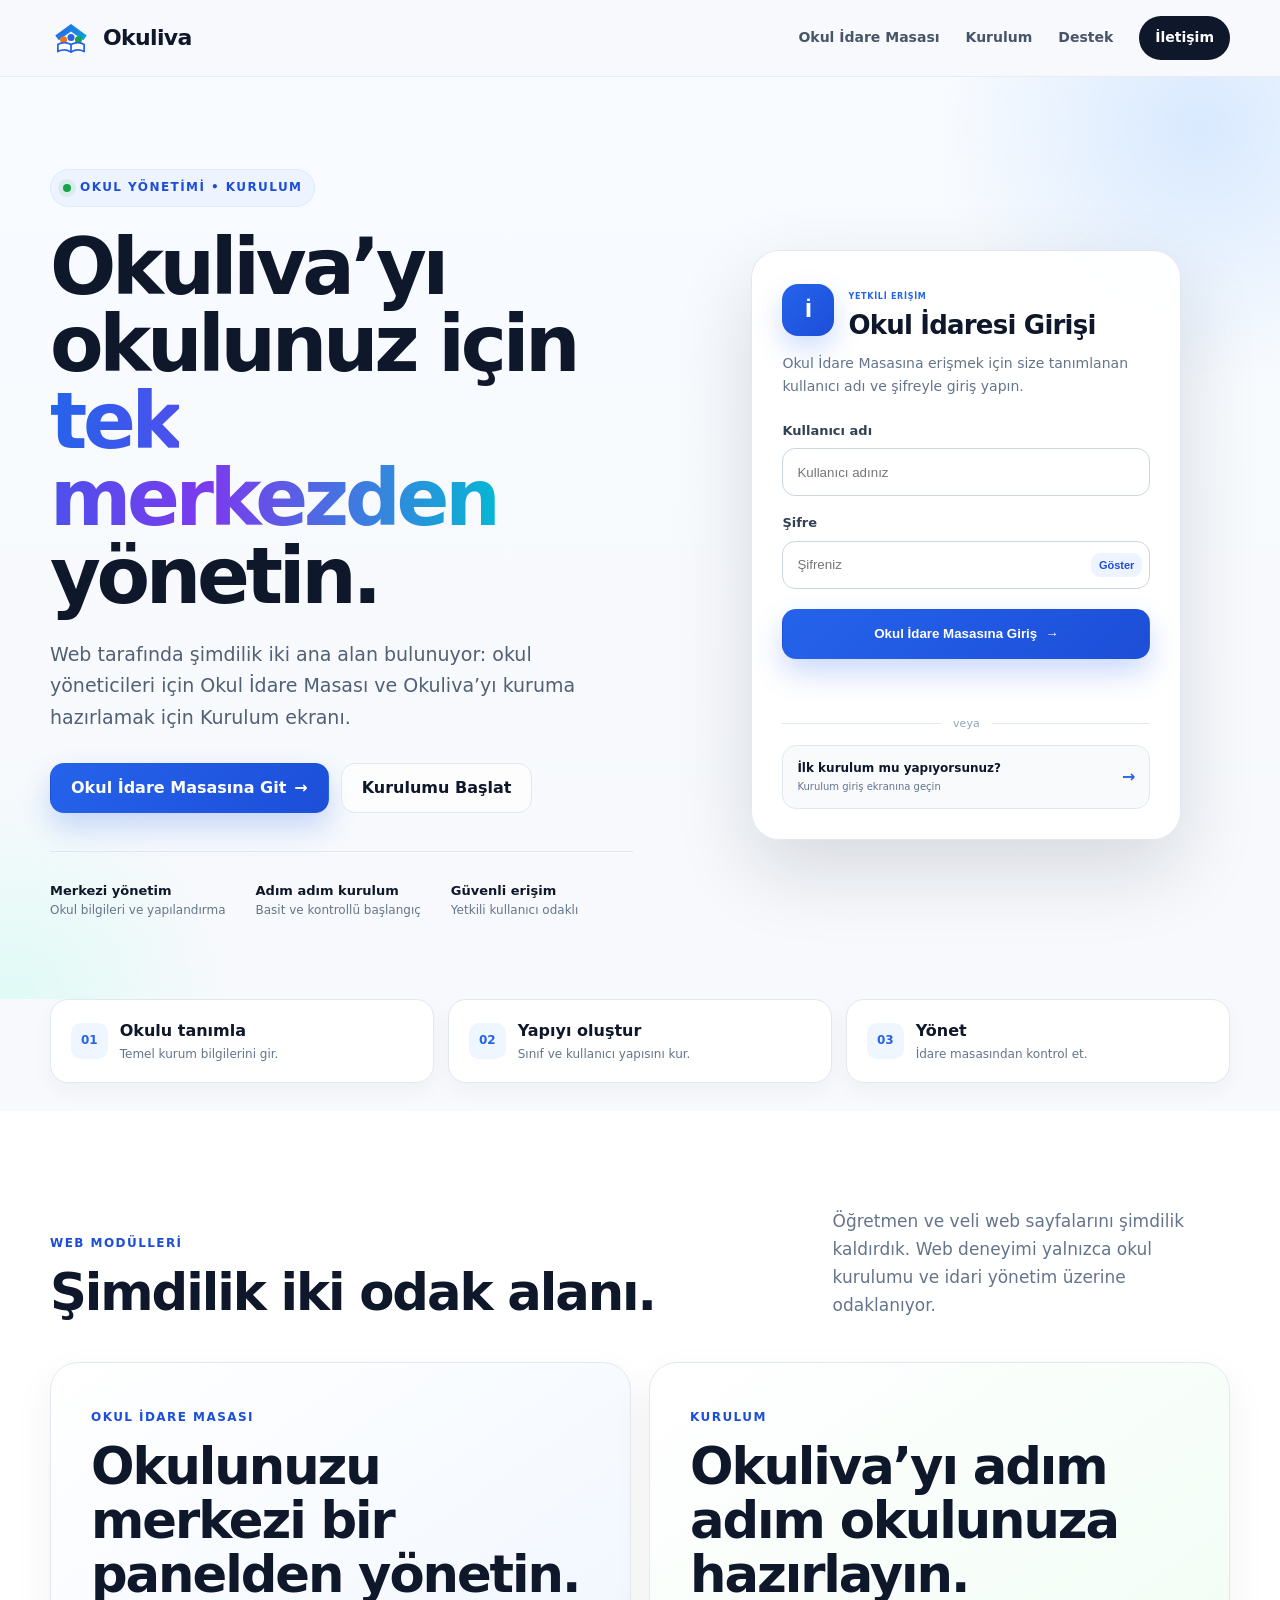
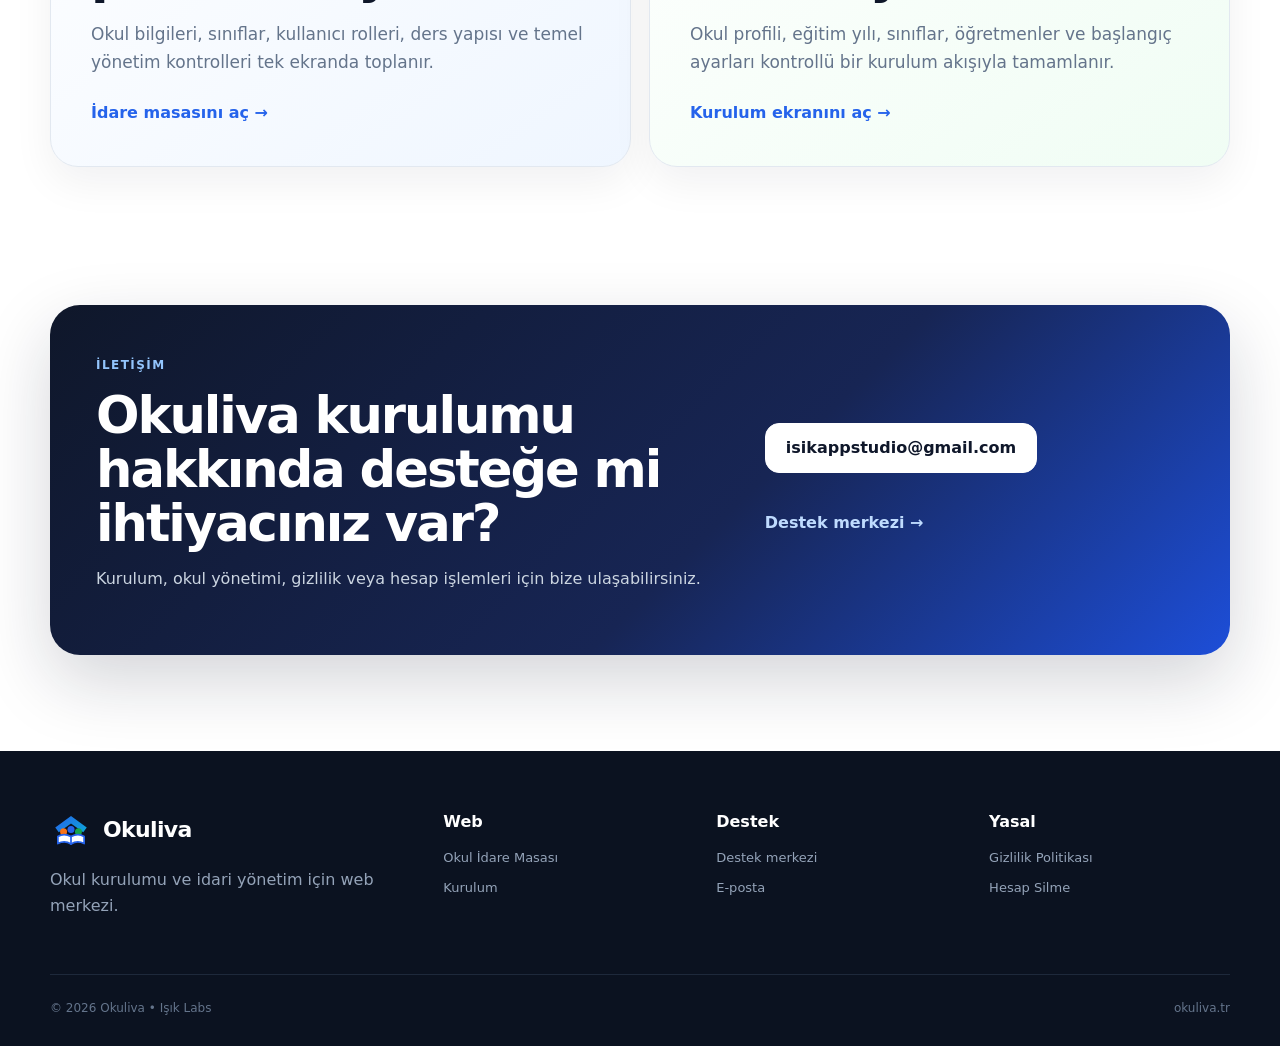
<file: index.html>
<!doctype html>
<html lang="tr">
<head>
  <meta charset="utf-8">
  <meta name="viewport" content="width=device-width,initial-scale=1">
  <meta name="theme-color" content="#2563eb">
  <title>Okuliva — Okul İdare Masası ve Kurulum</title>
  <meta name="description" content="Okuliva web sitesi: Okul İdare Masası ve okul kurulum ekranı.">
  <meta property="og:title" content="Okuliva">
  <meta property="og:description" content="Okul İdare Masası ve okul kurulumu tek yerde.">
  <meta property="og:type" content="website">
  <meta property="og:url" content="https://okuliva.tr/">
  <link rel="icon" href="assets/logo.svg" type="image/svg+xml">
  <link rel="stylesheet" href="styles.css">
</head>
<body>
<header class="site-header" id="top">
  <div class="wrap nav-wrap">
    <a class="brand" href="#top"><img src="assets/logo.svg" alt="Okuliva" class="brand-logo"><span>Okuliva</span></a>
    <button class="menu-btn" aria-label="Menüyü aç" aria-expanded="false" data-menu-button><span></span><span></span><span></span></button>
    <nav class="navlinks" data-menu>
      <a href="okul-idare-masasi/">Okul İdare Masası</a>
      <a href="kurulum/">Kurulum</a>
      <a href="destek/">Destek</a>
      <a href="#iletisim" class="nav-cta">İletişim</a>
    </nav>
  </div>
</header>

<main>
<section class="hero">
  <div class="hero-glow glow-a"></div><div class="hero-glow glow-b"></div>
  <div class="wrap hero-grid">
    <div class="hero-copy reveal">
      <div class="eyebrow"><span class="dot"></span> OKUL YÖNETİMİ • KURULUM</div>
      <h1>Okuliva’yı okulunuz için <span class="gradient-text">tek merkezden</span> yönetin.</h1>
      <p class="hero-lead">Web tarafında şimdilik iki ana alan bulunuyor: okul yöneticileri için Okul İdare Masası ve Okuliva’yı kuruma hazırlamak için Kurulum ekranı.</p>
      <div class="actions">
        <a class="btn primary" href="okul-idare-masasi/">Okul İdare Masasına Git <span>→</span></a>
        <a class="btn ghost" href="kurulum/">Kurulumu Başlat</a>
      </div>
      <div class="hero-trust">
        <div><strong>Merkezi yönetim</strong><span>Okul bilgileri ve yapılandırma</span></div>
        <div><strong>Adım adım kurulum</strong><span>Basit ve kontrollü başlangıç</span></div>
        <div><strong>Güvenli erişim</strong><span>Yetkili kullanıcı odaklı</span></div>
      </div>
    </div>

    <div class="hero-visual reveal delay-1">
      <section class="login-card" aria-labelledby="admin-login-title">
        <div class="login-brand">
          <div class="login-icon">İ</div>
          <div><span class="mini-label">YETKİLİ ERİŞİM</span><h2 id="admin-login-title">Okul İdaresi Girişi</h2></div>
        </div>
        <p class="login-copy">Okul İdare Masasına erişmek için size tanımlanan kullanıcı adı ve şifreyle giriş yapın.</p>
        <form class="login-form" data-login-form data-area="admin" novalidate>
          <label>Kullanıcı adı
            <input name="username" type="text" autocomplete="username" required placeholder="Kullanıcı adınız">
          </label>
          <label>Şifre
            <span class="password-field">
              <input name="password" type="password" autocomplete="current-password" required placeholder="Şifreniz">
              <button class="password-toggle" type="button" aria-label="Şifreyi göster" data-password-toggle>Göster</button>
            </span>
          </label>
          <button class="btn primary login-submit" type="submit">Okul İdare Masasına Giriş <span>→</span></button>
          <p class="form-status" data-form-status aria-live="polite"></p>
        </form>
        <div class="login-divider"><span>veya</span></div>
        <a class="setup-entry" href="kurulum/"><span><b>İlk kurulum mu yapıyorsunuz?</b><small>Kurulum giriş ekranına geçin</small></span><b>→</b></a>
      </section>
    </div>
  </div>
</section>

<section class="quick-strip">
  <div class="wrap quick-grid">
    <div><span>01</span><b>Okulu tanımla</b><small>Temel kurum bilgilerini gir.</small></div>
    <div><span>02</span><b>Yapıyı oluştur</b><small>Sınıf ve kullanıcı yapısını kur.</small></div>
    <div><span>03</span><b>Yönet</b><small>İdare masasından kontrol et.</small></div>
  </div>
</section>

<section class="section white">
  <div class="wrap">
    <div class="section-head reveal">
      <div><span class="section-kicker">WEB MODÜLLERİ</span><h2>Şimdilik iki odak alanı.</h2></div>
      <p>Öğretmen ve veli web sayfalarını şimdilik kaldırdık. Web deneyimi yalnızca okul kurulumu ve idari yönetim üzerine odaklanıyor.</p>
    </div>
    <div class="split-grid">
      <article class="audience-card teacher reveal">
        <span class="section-kicker">OKUL İDARE MASASI</span>
        <h2>Okulunuzu merkezi bir panelden yönetin.</h2>
        <p>Okul bilgileri, sınıflar, kullanıcı rolleri, ders yapısı ve temel yönetim kontrolleri tek ekranda toplanır.</p>
        <a class="text-link" href="okul-idare-masasi/">İdare masasını aç →</a>
      </article>
      <article class="audience-card parent reveal delay-1">
        <span class="section-kicker">KURULUM</span>
        <h2>Okuliva’yı adım adım okulunuza hazırlayın.</h2>
        <p>Okul profili, eğitim yılı, sınıflar, öğretmenler ve başlangıç ayarları kontrollü bir kurulum akışıyla tamamlanır.</p>
        <a class="text-link" href="kurulum/">Kurulum ekranını aç →</a>
      </article>
    </div>
  </div>
</section>

<section id="iletisim" class="section contact-section">
  <div class="wrap contact-card reveal">
    <div><span class="section-kicker light">İLETİŞİM</span><h2>Okuliva kurulumu hakkında desteğe mi ihtiyacınız var?</h2><p>Kurulum, okul yönetimi, gizlilik veya hesap işlemleri için bize ulaşabilirsiniz.</p></div>
    <div class="contact-actions"><a class="btn light-btn" href="mailto:isikappstudio@gmail.com">isikappstudio@gmail.com</a><a class="text-link light-link" href="destek/">Destek merkezi →</a></div>
  </div>
</section>
</main>

<footer class="site-footer">
  <div class="wrap footer-main">
    <div class="footer-brand"><a class="brand" href="#top"><img src="assets/logo.svg" alt="" class="brand-logo"><span>Okuliva</span></a><p>Okul kurulumu ve idari yönetim için web merkezi.</p></div>
    <div class="footer-links"><strong>Web</strong><a href="okul-idare-masasi/">Okul İdare Masası</a><a href="kurulum/">Kurulum</a></div>
    <div class="footer-links"><strong>Destek</strong><a href="destek/">Destek merkezi</a><a href="mailto:isikappstudio@gmail.com">E-posta</a></div>
    <div class="footer-links"><strong>Yasal</strong><a href="gizlilik/">Gizlilik Politikası</a><a href="hesap-silme/">Hesap Silme</a></div>
  </div>
  <div class="wrap footer-bottom"><span>© <span id="year">2026</span> Okuliva • Işık Labs</span><span>okuliva.tr</span></div>
</footer>
<script src="auth-config.js"></script>
<script src="script.js"></script>
</body>
</html>
</file>
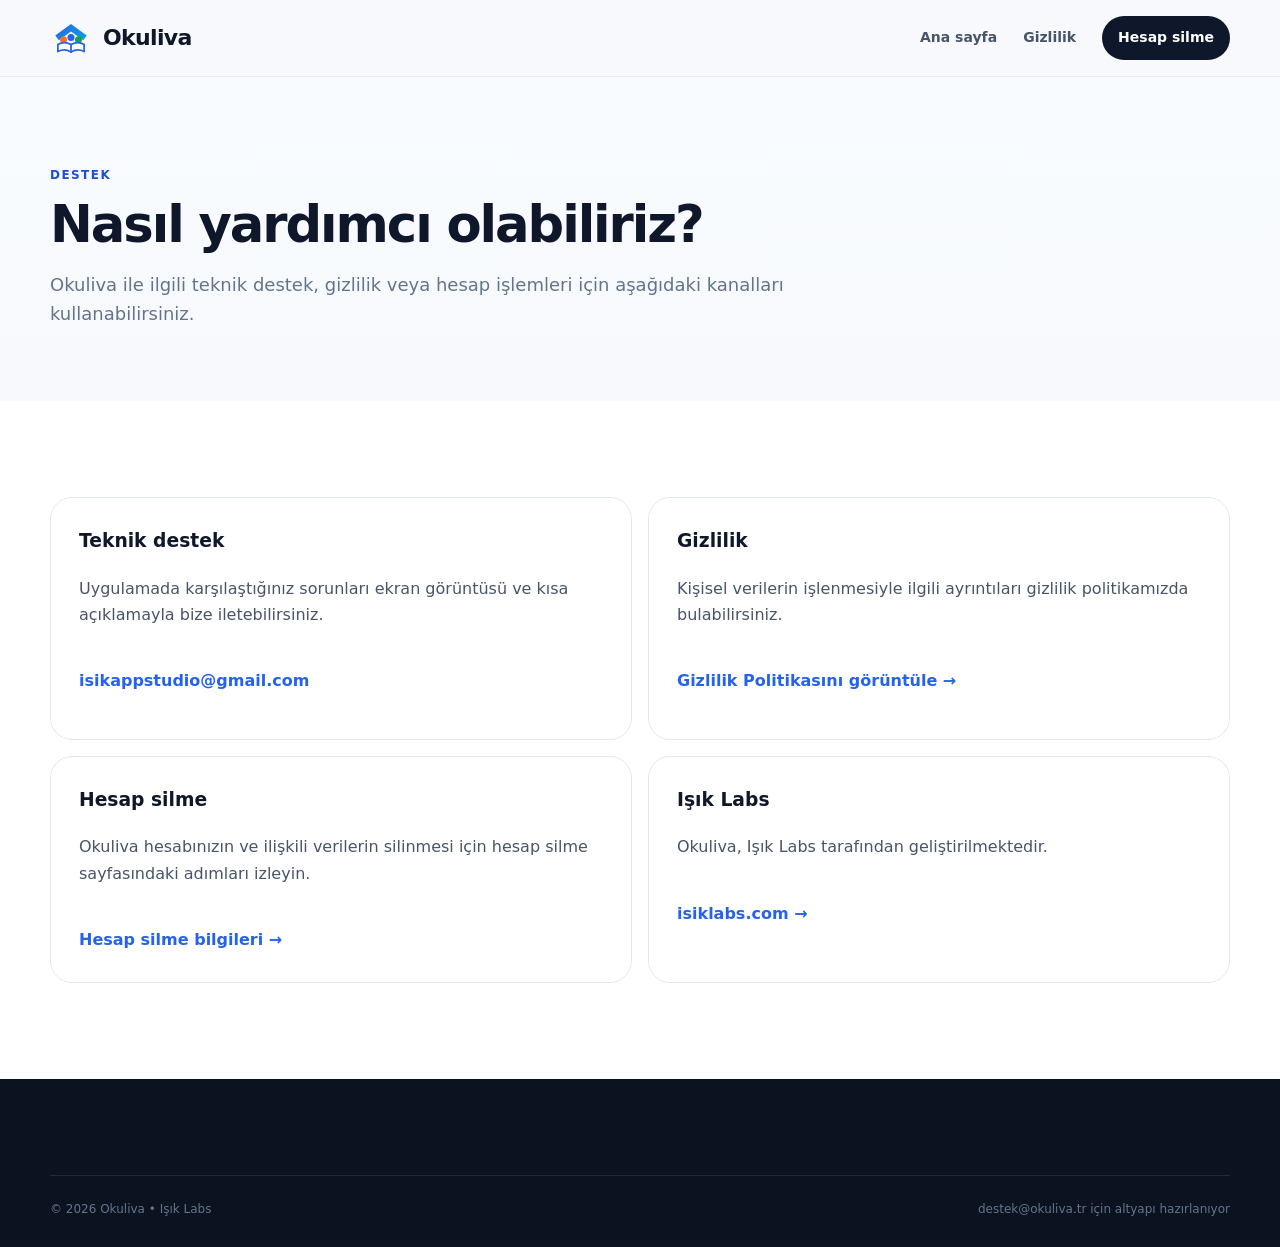
<file: destek/index.html>
<!doctype html><html lang="tr"><head><meta charset="utf-8"><meta name="viewport" content="width=device-width,initial-scale=1"><title>Okuliva Destek</title><meta name="description" content="Okuliva destek, gizlilik ve hesap işlemleri."><link rel="icon" href="../assets/logo.svg" type="image/svg+xml"><link rel="stylesheet" href="../styles.css"></head><body><header class="site-header"><div class="wrap nav-wrap"><a class="brand" href="../"><img src="../assets/logo.svg" class="brand-logo" alt="Okuliva"><span>Okuliva</span></a><nav class="navlinks"><a href="../">Ana sayfa</a><a href="../gizlilik/">Gizlilik</a><a href="../hesap-silme/" class="nav-cta">Hesap silme</a></nav></div></header><main><section class="page-hero"><div class="wrap"><span class="section-kicker">DESTEK</span><h1>Nasıl yardımcı olabiliriz?</h1><p>Okuliva ile ilgili teknik destek, gizlilik veya hesap işlemleri için aşağıdaki kanalları kullanabilirsiniz.</p></div></section><section class="section white"><div class="wrap content-grid"><article class="content-card"><h3>Teknik destek</h3><p>Uygulamada karşılaştığınız sorunları ekran görüntüsü ve kısa açıklamayla bize iletebilirsiniz.</p><p><a class="text-link" href="mailto:isikappstudio@gmail.com?subject=Okuliva%20destek">isikappstudio@gmail.com</a></p></article><article class="content-card"><h3>Gizlilik</h3><p>Kişisel verilerin işlenmesiyle ilgili ayrıntıları gizlilik politikamızda bulabilirsiniz.</p><a class="text-link" href="../gizlilik/">Gizlilik Politikasını görüntüle →</a></article><article class="content-card"><h3>Hesap silme</h3><p>Okuliva hesabınızın ve ilişkili verilerin silinmesi için hesap silme sayfasındaki adımları izleyin.</p><a class="text-link" href="../hesap-silme/">Hesap silme bilgileri →</a></article><article class="content-card"><h3>Işık Labs</h3><p>Okuliva, Işık Labs tarafından geliştirilmektedir.</p><a class="text-link" href="https://isiklabs.com">isiklabs.com →</a></article></div></section></main><footer class="site-footer"><div class="wrap footer-bottom"><span>© 2026 Okuliva • Işık Labs</span><span>destek@okuliva.tr için altyapı hazırlanıyor</span></div></footer></body></html>
</file>
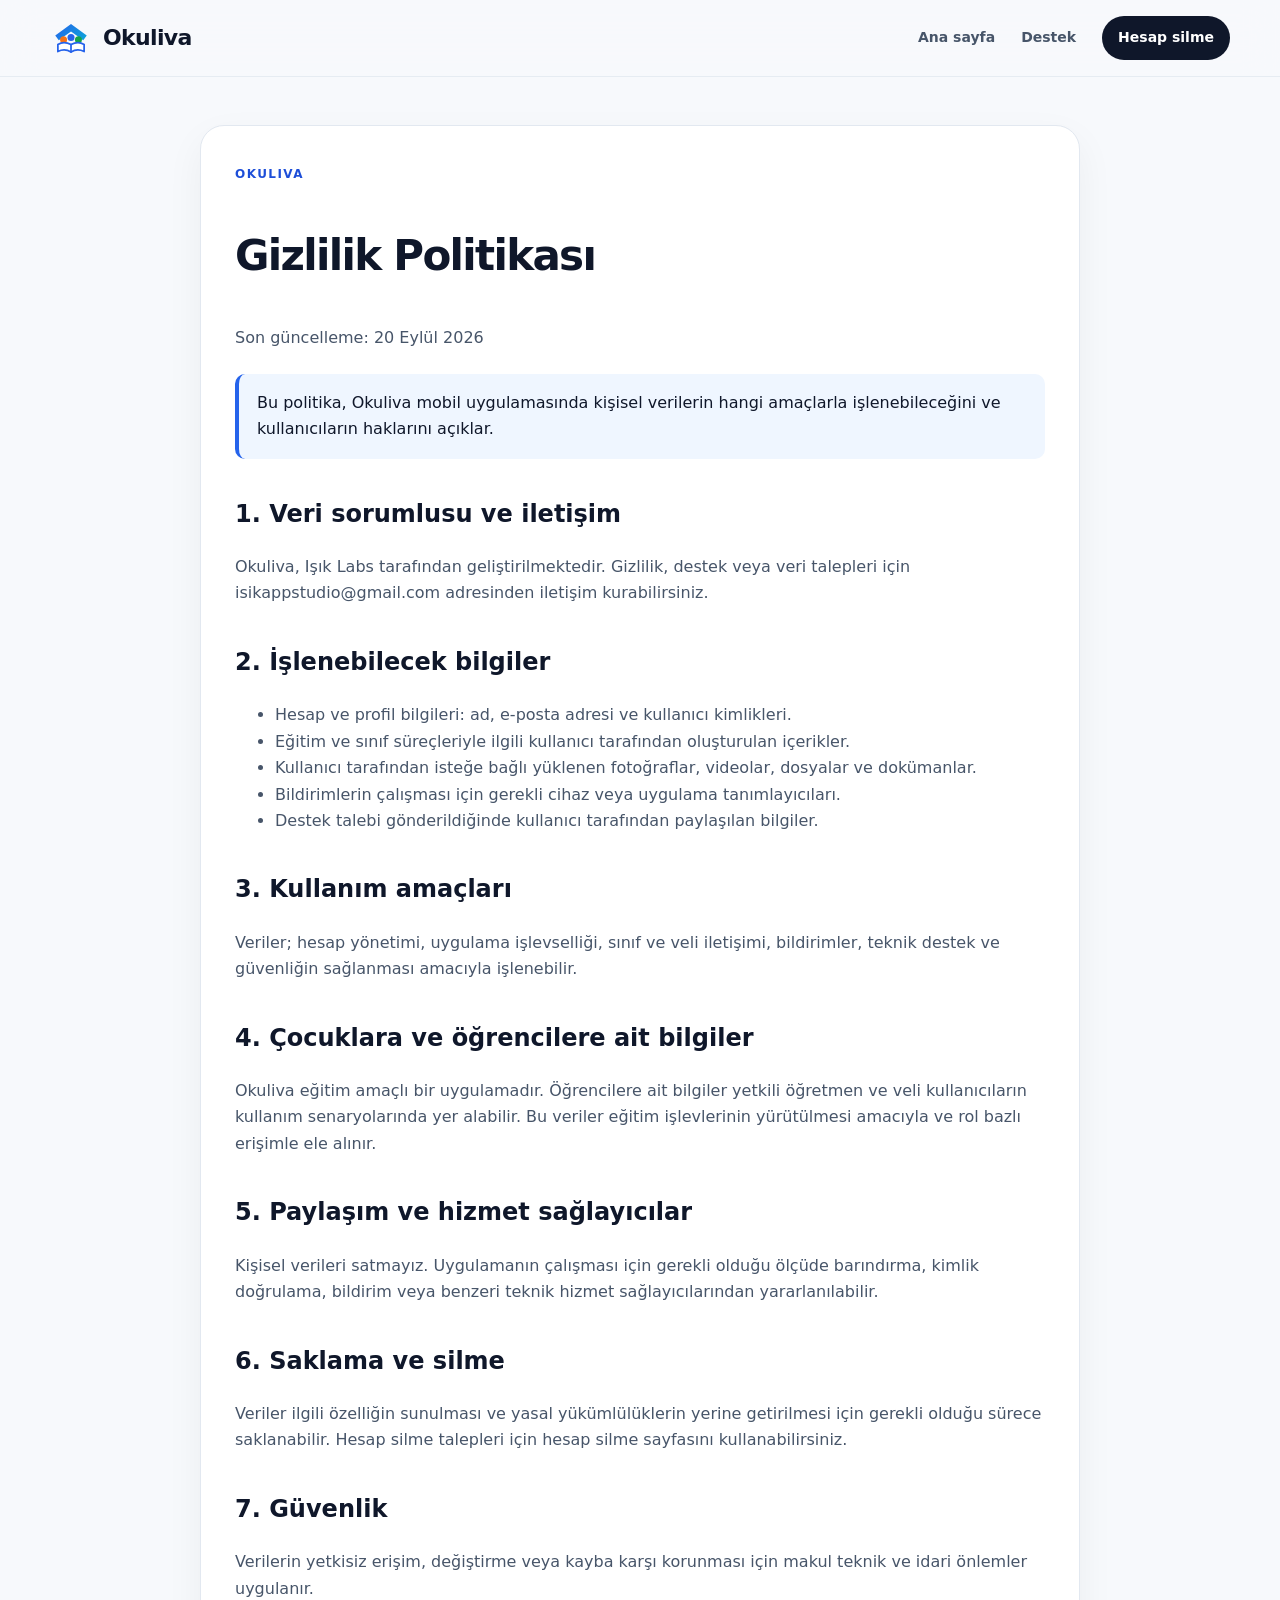
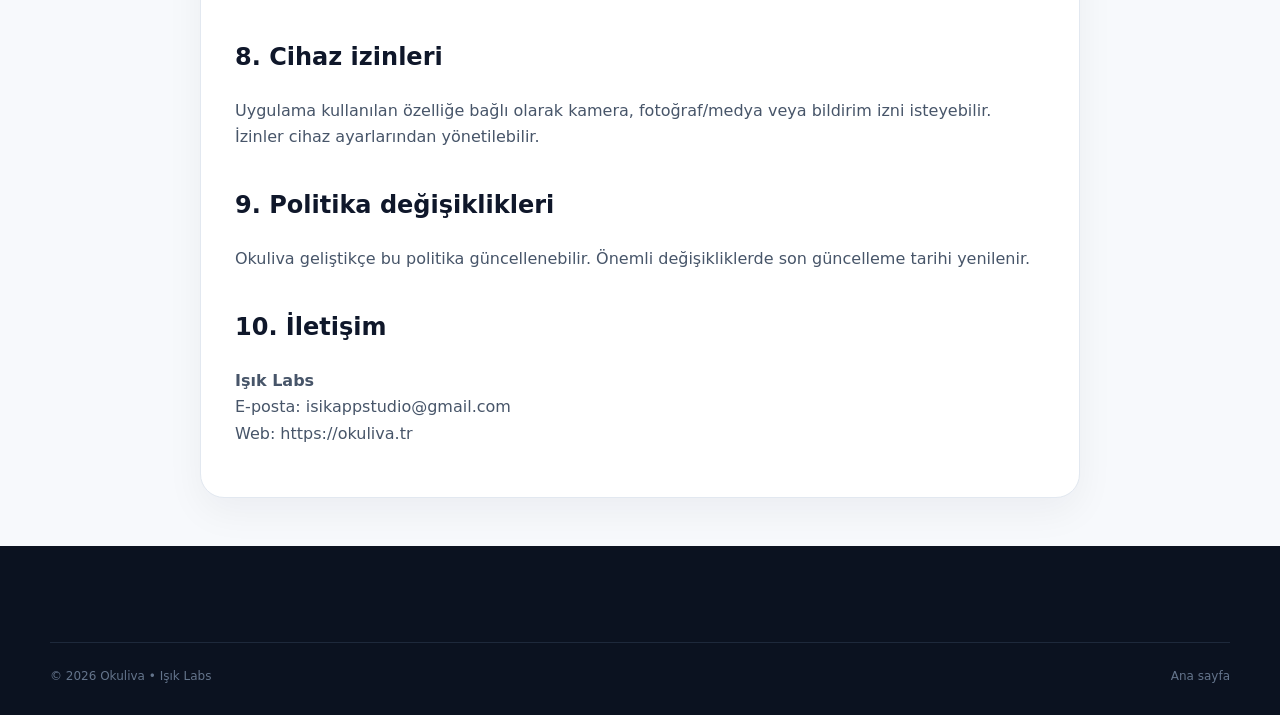
<file: gizlilik/index.html>
<!doctype html><html lang="tr"><head><meta charset="utf-8"><meta name="viewport" content="width=device-width,initial-scale=1"><title>Okuliva Gizlilik Politikası</title><meta name="description" content="Okuliva gizlilik politikası."><link rel="icon" href="../assets/logo.svg" type="image/svg+xml"><link rel="stylesheet" href="../styles.css"></head><body><header class="site-header"><div class="wrap nav-wrap"><a class="brand" href="../"><img src="../assets/logo.svg" class="brand-logo" alt="Okuliva"><span>Okuliva</span></a><nav class="navlinks"><a href="../">Ana sayfa</a><a href="../destek/">Destek</a><a href="../hesap-silme/" class="nav-cta">Hesap silme</a></nav></div></header><main class="wrap"><article class="policy"><span class="section-kicker">OKULIVA</span><h1>Gizlilik Politikası</h1><p class="muted">Son güncelleme: 20 Eylül 2026</p><div class="notice">Bu politika, Okuliva mobil uygulamasında kişisel verilerin hangi amaçlarla işlenebileceğini ve kullanıcıların haklarını açıklar.</div><h2>1. Veri sorumlusu ve iletişim</h2><p>Okuliva, Işık Labs tarafından geliştirilmektedir. Gizlilik, destek veya veri talepleri için <a href="mailto:isikappstudio@gmail.com">isikappstudio@gmail.com</a> adresinden iletişim kurabilirsiniz.</p><h2>2. İşlenebilecek bilgiler</h2><ul><li>Hesap ve profil bilgileri: ad, e-posta adresi ve kullanıcı kimlikleri.</li><li>Eğitim ve sınıf süreçleriyle ilgili kullanıcı tarafından oluşturulan içerikler.</li><li>Kullanıcı tarafından isteğe bağlı yüklenen fotoğraflar, videolar, dosyalar ve dokümanlar.</li><li>Bildirimlerin çalışması için gerekli cihaz veya uygulama tanımlayıcıları.</li><li>Destek talebi gönderildiğinde kullanıcı tarafından paylaşılan bilgiler.</li></ul><h2>3. Kullanım amaçları</h2><p>Veriler; hesap yönetimi, uygulama işlevselliği, sınıf ve veli iletişimi, bildirimler, teknik destek ve güvenliğin sağlanması amacıyla işlenebilir.</p><h2>4. Çocuklara ve öğrencilere ait bilgiler</h2><p>Okuliva eğitim amaçlı bir uygulamadır. Öğrencilere ait bilgiler yetkili öğretmen ve veli kullanıcıların kullanım senaryolarında yer alabilir. Bu veriler eğitim işlevlerinin yürütülmesi amacıyla ve rol bazlı erişimle ele alınır.</p><h2>5. Paylaşım ve hizmet sağlayıcılar</h2><p>Kişisel verileri satmayız. Uygulamanın çalışması için gerekli olduğu ölçüde barındırma, kimlik doğrulama, bildirim veya benzeri teknik hizmet sağlayıcılarından yararlanılabilir.</p><h2>6. Saklama ve silme</h2><p>Veriler ilgili özelliğin sunulması ve yasal yükümlülüklerin yerine getirilmesi için gerekli olduğu sürece saklanabilir. Hesap silme talepleri için <a href="../hesap-silme/">hesap silme sayfasını</a> kullanabilirsiniz.</p><h2>7. Güvenlik</h2><p>Verilerin yetkisiz erişim, değiştirme veya kayba karşı korunması için makul teknik ve idari önlemler uygulanır.</p><h2>8. Cihaz izinleri</h2><p>Uygulama kullanılan özelliğe bağlı olarak kamera, fotoğraf/medya veya bildirim izni isteyebilir. İzinler cihaz ayarlarından yönetilebilir.</p><h2>9. Politika değişiklikleri</h2><p>Okuliva geliştikçe bu politika güncellenebilir. Önemli değişikliklerde son güncelleme tarihi yenilenir.</p><h2>10. İletişim</h2><p><strong>Işık Labs</strong><br>E-posta: <a href="mailto:isikappstudio@gmail.com">isikappstudio@gmail.com</a><br>Web: <a href="https://okuliva.tr">https://okuliva.tr</a></p></article></main><footer class="site-footer"><div class="wrap footer-bottom"><span>© 2026 Okuliva • Işık Labs</span><a href="../">Ana sayfa</a></div></footer></body></html>
</file>
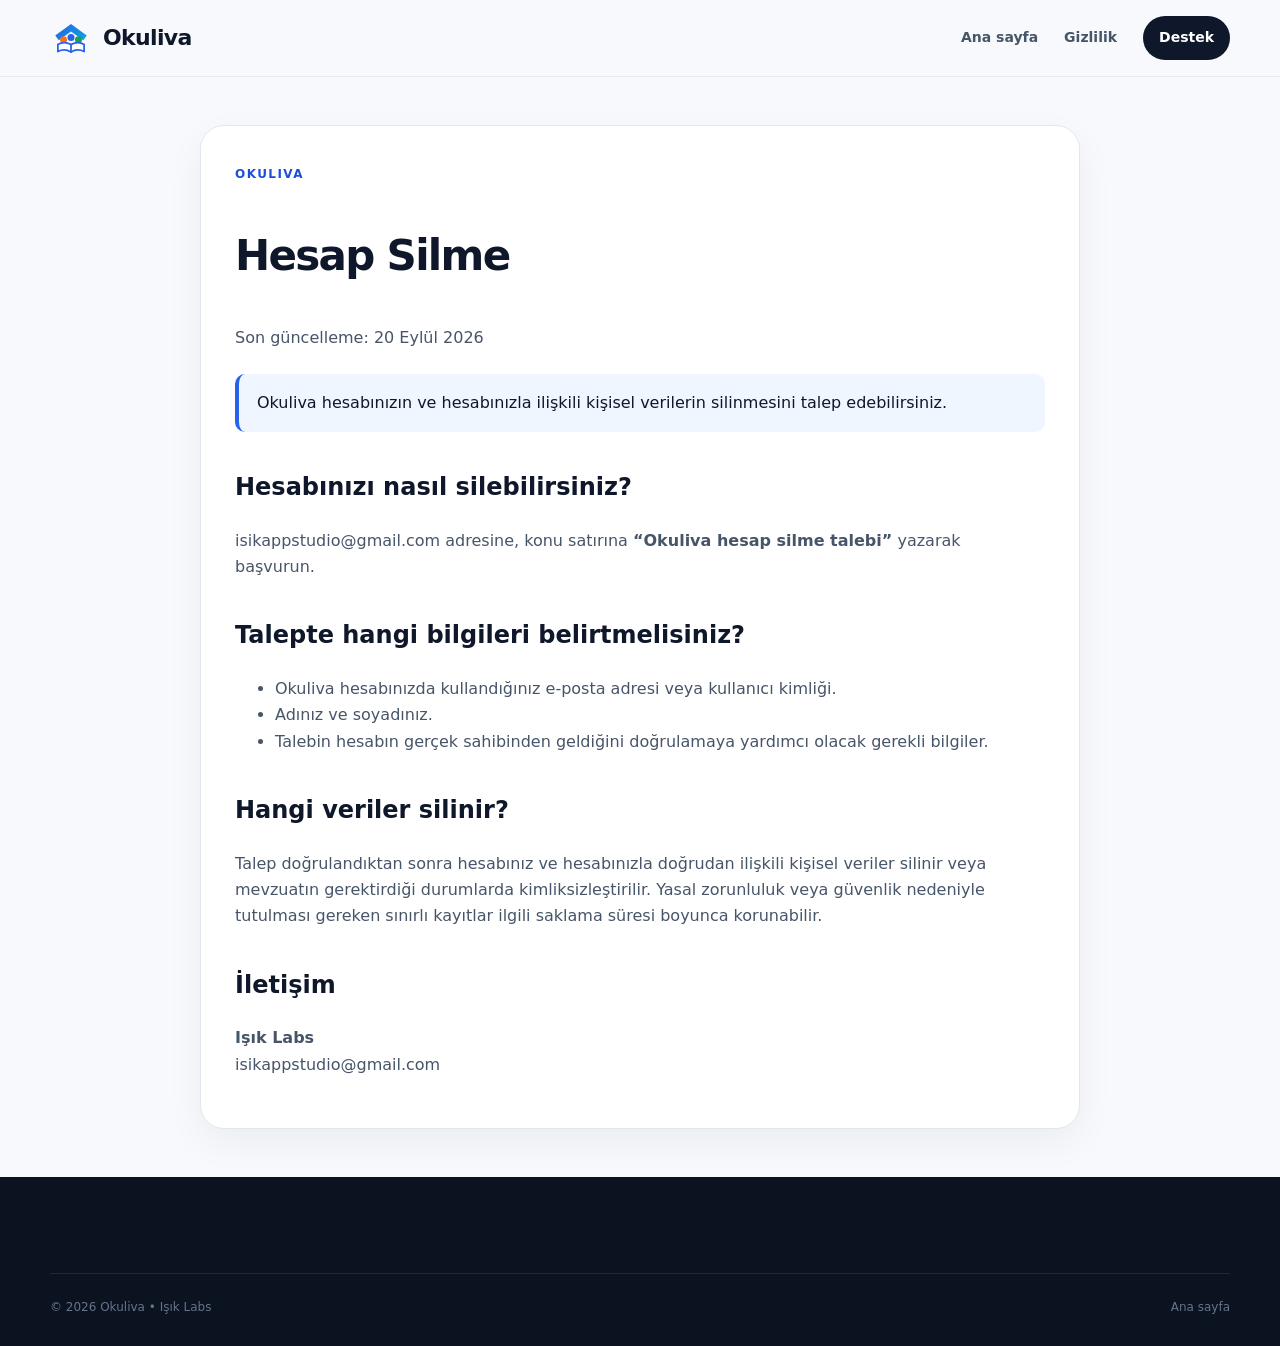
<file: hesap-silme/index.html>
<!doctype html><html lang="tr"><head><meta charset="utf-8"><meta name="viewport" content="width=device-width,initial-scale=1"><title>Okuliva Hesap Silme</title><meta name="description" content="Okuliva hesap silme talebi bilgileri."><link rel="icon" href="../assets/logo.svg" type="image/svg+xml"><link rel="stylesheet" href="../styles.css"></head><body><header class="site-header"><div class="wrap nav-wrap"><a class="brand" href="../"><img src="../assets/logo.svg" class="brand-logo" alt="Okuliva"><span>Okuliva</span></a><nav class="navlinks"><a href="../">Ana sayfa</a><a href="../gizlilik/">Gizlilik</a><a href="../destek/" class="nav-cta">Destek</a></nav></div></header><main class="wrap"><article class="policy"><span class="section-kicker">OKULIVA</span><h1>Hesap Silme</h1><p class="muted">Son güncelleme: 20 Eylül 2026</p><div class="notice">Okuliva hesabınızın ve hesabınızla ilişkili kişisel verilerin silinmesini talep edebilirsiniz.</div><h2>Hesabınızı nasıl silebilirsiniz?</h2><p><a href="mailto:isikappstudio@gmail.com?subject=Okuliva%20hesap%20silme%20talebi">isikappstudio@gmail.com</a> adresine, konu satırına <strong>“Okuliva hesap silme talebi”</strong> yazarak başvurun.</p><h2>Talepte hangi bilgileri belirtmelisiniz?</h2><ul><li>Okuliva hesabınızda kullandığınız e-posta adresi veya kullanıcı kimliği.</li><li>Adınız ve soyadınız.</li><li>Talebin hesabın gerçek sahibinden geldiğini doğrulamaya yardımcı olacak gerekli bilgiler.</li></ul><h2>Hangi veriler silinir?</h2><p>Talep doğrulandıktan sonra hesabınız ve hesabınızla doğrudan ilişkili kişisel veriler silinir veya mevzuatın gerektirdiği durumlarda kimliksizleştirilir. Yasal zorunluluk veya güvenlik nedeniyle tutulması gereken sınırlı kayıtlar ilgili saklama süresi boyunca korunabilir.</p><h2>İletişim</h2><p><strong>Işık Labs</strong><br><a href="mailto:isikappstudio@gmail.com">isikappstudio@gmail.com</a></p></article></main><footer class="site-footer"><div class="wrap footer-bottom"><span>© 2026 Okuliva • Işık Labs</span><a href="../">Ana sayfa</a></div></footer></body></html>
</file>
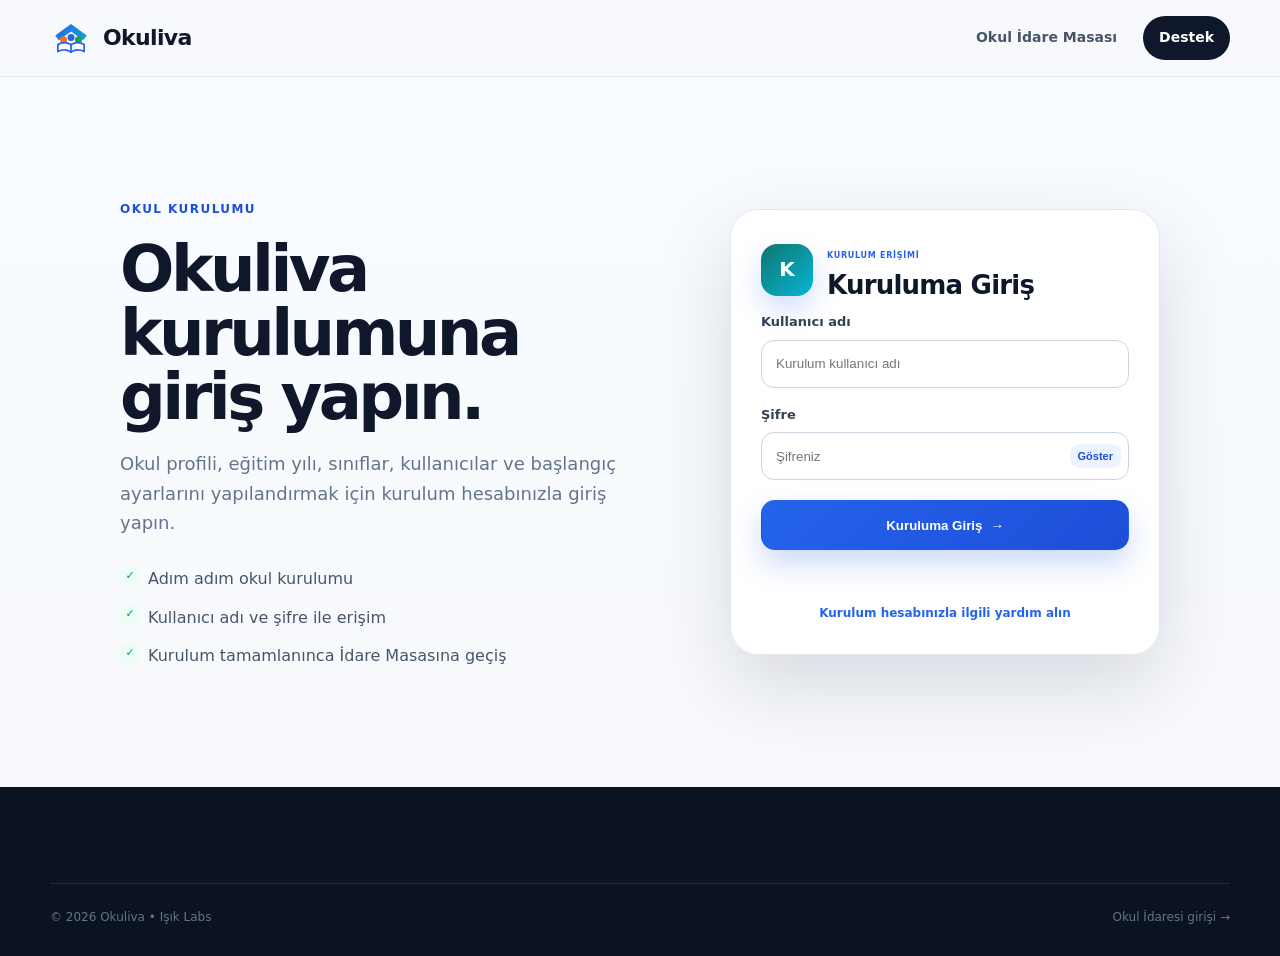
<file: kurulum/index.html>
<!doctype html>
<html lang="tr">
<head>
  <meta charset="utf-8"><meta name="viewport" content="width=device-width,initial-scale=1">
  <title>Kurulum Girişi | Okuliva</title>
  <meta name="description" content="Okuliva okul kurulumu için yetkili giriş ekranı.">
  <link rel="icon" href="../assets/logo.svg" type="image/svg+xml"><link rel="stylesheet" href="../styles.css">
</head>
<body class="auth-page">
<header class="site-header"><div class="wrap nav-wrap"><a class="brand" href="../"><img src="../assets/logo.svg" class="brand-logo" alt="Okuliva"><span>Okuliva</span></a><nav class="navlinks"><a href="../okul-idare-masasi/">Okul İdare Masası</a><a href="../destek/" class="nav-cta">Destek</a></nav></div></header>
<main class="auth-main">
  <div class="auth-shell">
    <div class="auth-intro">
      <span class="section-kicker">OKUL KURULUMU</span>
      <h1>Okuliva kurulumuna giriş yapın.</h1>
      <p>Okul profili, eğitim yılı, sınıflar, kullanıcılar ve başlangıç ayarlarını yapılandırmak için kurulum hesabınızla giriş yapın.</p>
      <ul class="auth-points"><li>Adım adım okul kurulumu</li><li>Kullanıcı adı ve şifre ile erişim</li><li>Kurulum tamamlanınca İdare Masasına geçiş</li></ul>
    </div>
    <section class="login-card auth-card" aria-labelledby="setup-title">
      <div class="login-brand"><div class="login-icon setup-icon">K</div><div><span class="mini-label">KURULUM ERİŞİMİ</span><h2 id="setup-title">Kuruluma Giriş</h2></div></div>
      <form class="login-form" data-login-form data-area="setup" novalidate>
        <label>Kullanıcı adı<input name="username" type="text" autocomplete="username" required placeholder="Kurulum kullanıcı adı"></label>
        <label>Şifre<span class="password-field"><input name="password" type="password" autocomplete="current-password" required placeholder="Şifreniz"><button class="password-toggle" type="button" data-password-toggle>Göster</button></span></label>
        <button class="btn primary login-submit" type="submit">Kuruluma Giriş <span>→</span></button>
        <p class="form-status" data-form-status aria-live="polite"></p>
      </form>
      <a class="support-link" href="../destek/">Kurulum hesabınızla ilgili yardım alın</a>
    </section>
  </div>
</main>
<footer class="site-footer"><div class="wrap footer-bottom"><span>© 2026 Okuliva • Işık Labs</span><a href="../okul-idare-masasi/">Okul İdaresi girişi →</a></div></footer>
<script src="../auth-config.js"></script>
<script src="../script.js"></script></body></html>
</file>
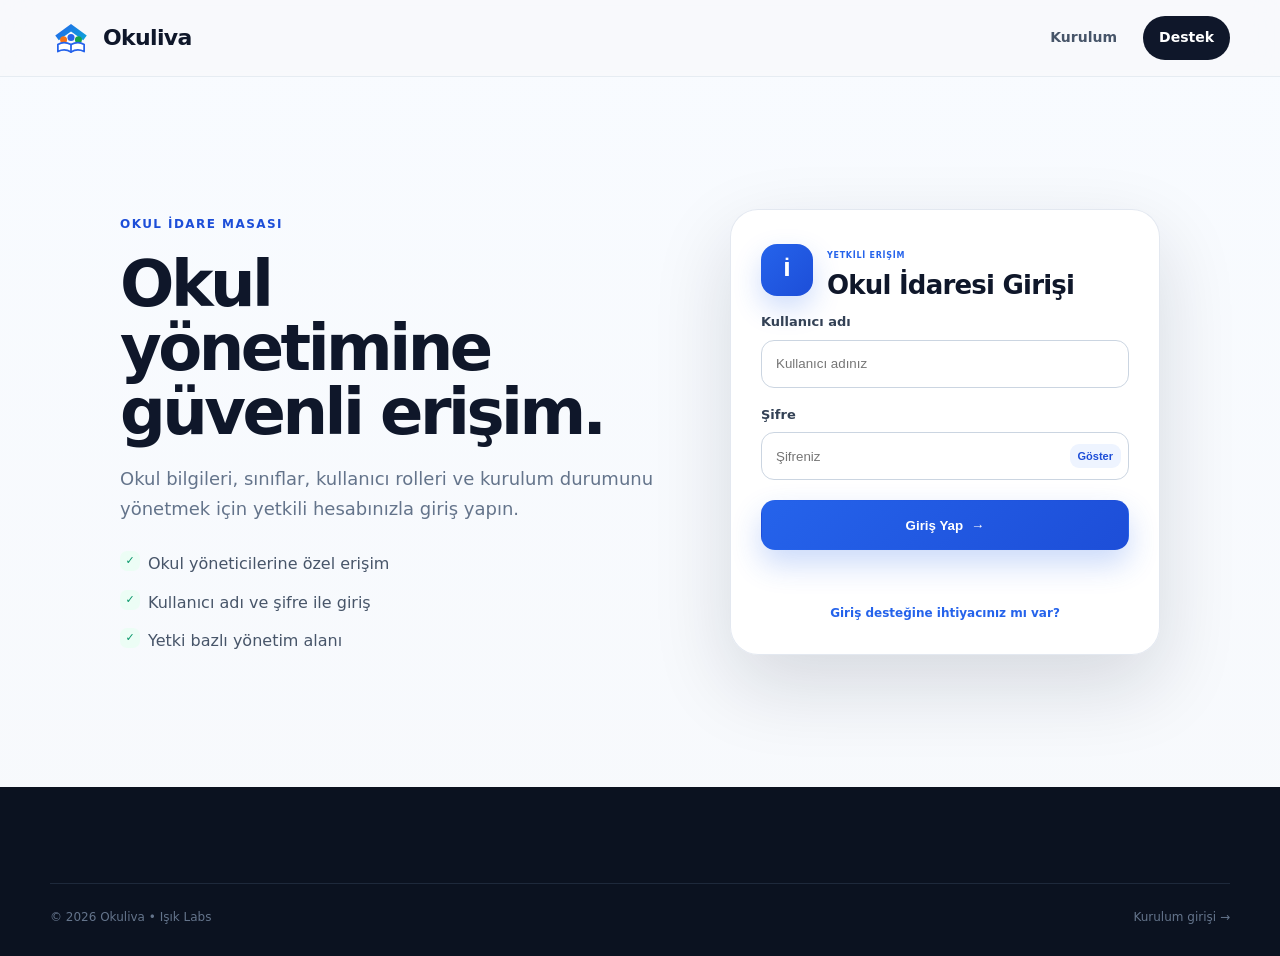
<file: okul-idare-masasi/index.html>
<!doctype html>
<html lang="tr">
<head>
  <meta charset="utf-8"><meta name="viewport" content="width=device-width,initial-scale=1">
  <title>Okul İdaresi Girişi | Okuliva</title>
  <meta name="description" content="Okuliva Okul İdare Masası yetkili giriş ekranı.">
  <link rel="icon" href="../assets/logo.svg" type="image/svg+xml"><link rel="stylesheet" href="../styles.css">
</head>
<body class="auth-page">
<header class="site-header"><div class="wrap nav-wrap"><a class="brand" href="../"><img src="../assets/logo.svg" class="brand-logo" alt="Okuliva"><span>Okuliva</span></a><nav class="navlinks"><a href="../kurulum/">Kurulum</a><a href="../destek/" class="nav-cta">Destek</a></nav></div></header>
<main class="auth-main">
  <div class="auth-shell">
    <div class="auth-intro">
      <span class="section-kicker">OKUL İDARE MASASI</span>
      <h1>Okul yönetimine güvenli erişim.</h1>
      <p>Okul bilgileri, sınıflar, kullanıcı rolleri ve kurulum durumunu yönetmek için yetkili hesabınızla giriş yapın.</p>
      <ul class="auth-points"><li>Okul yöneticilerine özel erişim</li><li>Kullanıcı adı ve şifre ile giriş</li><li>Yetki bazlı yönetim alanı</li></ul>
    </div>
    <section class="login-card auth-card" aria-labelledby="admin-title">
      <div class="login-brand"><div class="login-icon">İ</div><div><span class="mini-label">YETKİLİ ERİŞİM</span><h2 id="admin-title">Okul İdaresi Girişi</h2></div></div>
      <form class="login-form" data-login-form data-area="admin" novalidate>
        <label>Kullanıcı adı<input name="username" type="text" autocomplete="username" required placeholder="Kullanıcı adınız"></label>
        <label>Şifre<span class="password-field"><input name="password" type="password" autocomplete="current-password" required placeholder="Şifreniz"><button class="password-toggle" type="button" data-password-toggle>Göster</button></span></label>
        <button class="btn primary login-submit" type="submit">Giriş Yap <span>→</span></button>
        <p class="form-status" data-form-status aria-live="polite"></p>
      </form>
      <a class="support-link" href="../destek/">Giriş desteğine ihtiyacınız mı var?</a>
    </section>
  </div>
</main>
<footer class="site-footer"><div class="wrap footer-bottom"><span>© 2026 Okuliva • Işık Labs</span><a href="../kurulum/">Kurulum girişi →</a></div></footer>
<script src="../auth-config.js"></script>
<script src="../script.js"></script></body></html>
</file>
<file: styles.css>
:root{--bg:#f7f9fc;--surface:#fff;--surface2:#eef4ff;--text:#0f172a;--muted:#64748b;--line:#e2e8f0;--blue:#2563eb;--blue2:#1d4ed8;--cyan:#06b6d4;--orange:#f97316;--green:#16a34a;--shadow:0 20px 60px rgba(15,23,42,.10)}*{box-sizing:border-box}html{scroll-behavior:smooth}body{margin:0;font-family:Inter,ui-sans-serif,system-ui,-apple-system,BlinkMacSystemFont,"Segoe UI",sans-serif;background:var(--bg);color:var(--text);line-height:1.65;-webkit-font-smoothing:antialiased}a{text-decoration:none;color:inherit}img{display:block;max-width:100%}.wrap{width:min(1180px,calc(100% - 40px));margin:auto}.site-header{position:sticky;top:0;z-index:50;background:rgba(247,249,252,.88);backdrop-filter:blur(18px);border-bottom:1px solid rgba(226,232,240,.78)}.nav-wrap{height:76px;display:flex;align-items:center;justify-content:space-between;gap:28px}.brand{display:flex;align-items:center;gap:11px;font-size:22px;font-weight:900;letter-spacing:-.03em}.brand-logo{width:42px;height:42px}.navlinks{display:flex;gap:26px;align-items:center}.navlinks a{font-size:14px;font-weight:750;color:#475569}.navlinks a:hover{color:var(--blue)}.nav-cta{padding:10px 16px;border-radius:999px;background:#0f172a;color:#fff!important}.menu-btn{display:none;width:44px;height:44px;border:1px solid var(--line);background:#fff;border-radius:14px;align-items:center;justify-content:center;flex-direction:column;gap:5px}.menu-btn span{width:20px;height:2px;background:#0f172a;border-radius:99px}.hero{position:relative;overflow:hidden;padding:92px 0 78px;background:linear-gradient(180deg,#f8fbff 0,#f7f9fc 100%)}.hero-glow{position:absolute;border-radius:50%;filter:blur(8px);opacity:.55}.glow-a{width:520px;height:520px;right:-180px;top:-210px;background:radial-gradient(circle,#bfdbfe,transparent 70%)}.glow-b{width:420px;height:420px;left:-200px;bottom:-210px;background:radial-gradient(circle,#ccfbf1,transparent 72%)}.hero-grid{position:relative;z-index:2;display:grid;grid-template-columns:1.05fr .95fr;gap:70px;align-items:center}.eyebrow,.section-kicker{display:inline-flex;align-items:center;gap:9px;font-size:12px;font-weight:900;letter-spacing:.12em;color:var(--blue2);text-transform:uppercase}.eyebrow{padding:8px 12px;background:#eef4ff;border:1px solid #dbeafe;border-radius:999px}.dot{width:8px;height:8px;border-radius:50%;background:var(--green);box-shadow:0 0 0 5px rgba(22,163,74,.1)}.hero h1{font-size:clamp(48px,6.2vw,78px);line-height:.99;letter-spacing:-.055em;margin:22px 0 24px}.gradient-text{background:linear-gradient(90deg,#2563eb,#7c3aed,#06b6d4);-webkit-background-clip:text;background-clip:text;color:transparent}.hero-lead{font-size:19px;color:#526075;max-width:690px}.actions{display:flex;gap:12px;flex-wrap:wrap;margin-top:30px}.btn{display:inline-flex;align-items:center;justify-content:center;gap:8px;min-height:50px;padding:0 20px;border-radius:14px;font-weight:850;border:1px solid var(--line);background:#fff;transition:.2s}.btn:hover{transform:translateY(-2px)}.btn.primary{color:#fff;border-color:transparent;background:linear-gradient(135deg,var(--blue),var(--blue2));box-shadow:0 14px 30px rgba(37,99,235,.24)}.btn.ghost{background:rgba(255,255,255,.72)}.hero-trust{display:flex;gap:30px;flex-wrap:wrap;margin-top:38px;padding-top:28px;border-top:1px solid var(--line)}.hero-trust div{display:flex;flex-direction:column}.hero-trust strong{font-size:13px}.hero-trust span{font-size:12px;color:var(--muted)}.hero-visual{position:relative;min-height:590px;display:grid;place-items:center}.phone{position:relative;z-index:3;width:330px;padding:14px;background:#fff;border-radius:38px;box-shadow:0 35px 90px rgba(30,64,175,.2),0 12px 28px rgba(15,23,42,.12);transform:rotate(2deg);border:1px solid #eef2f7}.phone-status{height:26px;display:flex;justify-content:space-between;padding:0 10px;font-size:10px;color:#64748b}.appbar{display:grid;grid-template-columns:auto 1fr auto;gap:10px;align-items:center;padding:12px 6px 16px;border-bottom:1px solid #edf2f7}.appbar b,.appbar small{display:block}.appbar small{font-size:9px;color:#94a3b8}.appmark,.avatar{display:grid;place-items:center;font-weight:900}.appmark{width:38px;height:38px;border-radius:12px;background:linear-gradient(135deg,#2563eb,#60a5fa);color:#fff}.avatar{width:34px;height:34px;border-radius:50%;background:#eef2ff;color:#4338ca}.app-card{margin-top:12px;border:1px solid #e8edf5;border-radius:18px;padding:14px;background:#fff;box-shadow:0 8px 18px rgba(15,23,42,.04)}.app-card.focus{background:linear-gradient(145deg,#eff6ff,#eef2ff);border-color:#dbeafe}.app-card strong,.app-card b,.app-card small{display:block}.app-card small{font-size:9px;color:#7c8aa0}.mini-label{font-size:8px;font-weight:900;letter-spacing:.09em;color:#2563eb}.mini-actions{display:flex;gap:7px;margin-top:10px}.mini-actions span{padding:6px 8px;border-radius:9px;background:#fff;font-size:8px;font-weight:800}.app-grid{display:grid;grid-template-columns:1fr 1fr;gap:10px}.mini-icon{display:grid;place-items:center;width:25px;height:25px;border-radius:9px;background:#f1f5f9;color:#2563eb;font-weight:900;margin-bottom:8px}.card-head{display:flex;justify-content:space-between;align-items:center}.feed-line{display:flex;gap:9px;align-items:flex-start;margin-top:10px}.feed-line i{width:7px;height:7px;border-radius:50%;background:#2563eb;margin-top:6px;box-shadow:0 0 0 4px #dbeafe}.feed-line span b,.feed-line span small{display:block;font-size:9px}.float-badge{position:absolute;z-index:4;padding:11px 14px;border-radius:16px;background:rgba(255,255,255,.9);backdrop-filter:blur(12px);box-shadow:var(--shadow);display:flex;gap:8px;align-items:center;font-size:11px}.float-badge b{display:grid;place-items:center;width:30px;height:30px;border-radius:10px;background:#ecfdf5;color:#059669}.badge-a{left:18px;top:115px}.badge-b{right:12px;bottom:112px}.quick-strip{padding:0 0 28px}.quick-grid{display:grid;grid-template-columns:repeat(3,1fr);gap:14px}.quick-grid>div{display:grid;grid-template-columns:auto 1fr;column-gap:12px;padding:18px 20px;background:#fff;border:1px solid var(--line);border-radius:18px;box-shadow:0 8px 22px rgba(15,23,42,.04)}.quick-grid span{grid-row:1/3;align-self:center;padding:8px 10px;border-radius:10px;background:#eff6ff;color:#2563eb;font-size:12px;font-weight:900}.quick-grid b,.quick-grid small{display:block}.quick-grid small{font-size:12px;color:var(--muted)}.section{padding:96px 0}.white{background:#fff}.section-head{display:grid;grid-template-columns:1fr minmax(320px,.55fr);gap:60px;align-items:end;margin-bottom:42px}.section-head h2,.values h2,.audience-card h2,.contact-card h2,.page-hero h1{font-size:clamp(34px,4vw,54px);line-height:1.06;letter-spacing:-.04em;margin:10px 0 0}.section-head p,.values p,.audience-card p{color:var(--muted);font-size:17px;margin:0}.feature-grid{display:grid;grid-template-columns:repeat(3,1fr);gap:16px}.feature-card{padding:26px;border:1px solid var(--line);border-radius:22px;background:#fff;box-shadow:0 10px 30px rgba(15,23,42,.05)}.feature-card>span{display:grid;place-items:center;width:40px;height:40px;border-radius:12px;background:#eef4ff;color:#2563eb;font-weight:900}.feature-card h3{margin:18px 0 7px}.feature-card p{margin:0;color:var(--muted);font-size:14px}.split-section{background:linear-gradient(180deg,#f7f9fc,#eef3f8)}.split-grid{display:grid;grid-template-columns:1fr 1fr;gap:18px}.audience-card{padding:40px;border-radius:28px;border:1px solid var(--line);background:#fff;box-shadow:0 16px 42px rgba(15,23,42,.06)}.audience-card.teacher{background:linear-gradient(145deg,#fff,#eff6ff)}.audience-card.parent{background:linear-gradient(145deg,#fff,#f0fdf4)}.audience-card p{margin-top:18px}.text-link{display:inline-flex;margin-top:24px;font-weight:850;color:#2563eb}.values{background:#fff}.values-grid{display:grid;grid-template-columns:.9fr 1.1fr;gap:80px;align-items:center}.values p{margin-top:20px}.value-list{display:grid;grid-template-columns:1fr 1fr;gap:14px}.value-list article{padding:22px;border-radius:20px;border:1px solid var(--line);background:#f8fafc}.value-list b,.value-list span{display:block}.value-list span{color:var(--muted);font-size:13px;margin-top:5px}.contact-section{background:#fff;padding-top:42px}.contact-card{display:grid;grid-template-columns:1.2fr .8fr;gap:40px;align-items:center;padding:46px;border-radius:30px;background:linear-gradient(135deg,#0f172a,#172554 58%,#1d4ed8);color:#fff;box-shadow:0 26px 70px rgba(15,23,42,.18)}.contact-card p{color:#cbd5e1}.section-kicker.light{color:#93c5fd}.contact-actions{display:flex;flex-direction:column;align-items:flex-start;gap:13px}.light-btn{background:#fff;color:#0f172a;border-color:#fff}.light-link{color:#bfdbfe}.site-footer{background:#0b1220;color:#cbd5e1;padding:58px 0 28px}.footer-main{display:grid;grid-template-columns:1.5fr repeat(3,1fr);gap:32px}.footer-brand .brand{color:#fff}.footer-brand p{max-width:330px;color:#94a3b8}.footer-links{display:flex;flex-direction:column;gap:8px}.footer-links strong{color:#fff;margin-bottom:4px}.footer-links a{font-size:13px;color:#94a3b8}.footer-bottom{display:flex;justify-content:space-between;gap:20px;border-top:1px solid #1e293b;margin-top:38px;padding-top:24px;font-size:12px;color:#64748b}.page-hero{padding:84px 0 54px;background:linear-gradient(180deg,#f8fbff,#f7f9fc)}.page-hero p{max-width:760px;font-size:18px;color:var(--muted)}.content-grid{display:grid;grid-template-columns:repeat(2,1fr);gap:16px}.content-card{padding:28px;border:1px solid var(--line);border-radius:22px;background:#fff}.content-card h3{margin-top:0}.content-card p,.policy p,.policy li{color:#475569}.policy{max-width:880px;margin:48px auto;padding:34px;border:1px solid var(--line);border-radius:24px;background:#fff;box-shadow:0 14px 38px rgba(15,23,42,.05)}.policy h1{font-size:42px;letter-spacing:-.04em}.policy h2{margin-top:36px}.notice{border-left:4px solid #2563eb;background:#eff6ff;padding:16px 18px;border-radius:10px;margin:22px 0}.reveal{opacity:0;transform:translateY(18px);transition:.6s ease}.reveal.visible{opacity:1;transform:none}.delay-1{transition-delay:.08s}.delay-2{transition-delay:.16s}@media(max-width:900px){.hero-grid,.section-head,.values-grid,.contact-card{grid-template-columns:1fr}.hero-visual{min-height:520px}.feature-grid{grid-template-columns:1fr 1fr}.footer-main{grid-template-columns:1fr 1fr}.content-grid{grid-template-columns:1fr}}@media(max-width:700px){.wrap{width:min(100% - 28px,1180px)}.menu-btn{display:flex}.navlinks{display:none;position:absolute;left:14px;right:14px;top:70px;flex-direction:column;align-items:stretch;padding:16px;background:#fff;border:1px solid var(--line);border-radius:18px;box-shadow:var(--shadow)}.navlinks.open{display:flex}.hero{padding-top:66px}.hero h1{font-size:46px}.hero-visual{min-height:480px}.phone{width:290px}.float-badge{display:none}.quick-grid,.feature-grid,.split-grid,.value-list{grid-template-columns:1fr}.footer-main{grid-template-columns:1fr}.footer-bottom{flex-direction:column}.policy{padding:22px}.policy h1{font-size:34px}}

/* Secure login screens */
.login-card{width:min(100%,430px);padding:30px;border:1px solid rgba(226,232,240,.96);border-radius:28px;background:rgba(255,255,255,.94);backdrop-filter:blur(18px);box-shadow:0 30px 80px rgba(15,23,42,.14)}
.login-brand{display:flex;align-items:center;gap:14px;margin-bottom:12px}
.login-brand h2{font-size:26px;line-height:1.1;letter-spacing:-.03em;margin:4px 0 0}
.login-icon{display:grid;place-items:center;width:52px;height:52px;border-radius:16px;background:linear-gradient(135deg,#2563eb,#1d4ed8);color:#fff;font-size:20px;font-weight:900;box-shadow:0 12px 28px rgba(37,99,235,.22)}
.login-icon.setup-icon{background:linear-gradient(135deg,#0f766e,#06b6d4)}
.login-copy{margin:0 0 22px;color:var(--muted);font-size:14px}
.login-form{display:flex;flex-direction:column;gap:16px}
.login-form label{display:flex;flex-direction:column;gap:7px;font-size:13px;font-weight:800;color:#334155}
.login-form input{width:100%;height:48px;padding:0 14px;border:1px solid #cbd5e1;border-radius:13px;background:#fff;color:#0f172a;outline:none;transition:.2s}
.login-form input:focus{border-color:#2563eb;box-shadow:0 0 0 4px rgba(37,99,235,.10)}
.password-field{position:relative;display:block}
.password-field input{padding-right:74px}
.password-toggle{position:absolute;right:8px;top:50%;transform:translateY(-50%);border:0;background:#eef4ff;color:#1d4ed8;border-radius:9px;padding:6px 8px;font-size:11px;font-weight:850;cursor:pointer}
.login-submit{width:100%;margin-top:4px;cursor:pointer}
.login-divider{display:flex;align-items:center;gap:12px;margin:20px 0 12px;color:#94a3b8;font-size:11px}.login-divider:before,.login-divider:after{content:"";height:1px;flex:1;background:#e2e8f0}
.setup-entry{display:flex;align-items:center;justify-content:space-between;gap:18px;padding:13px 14px;border-radius:14px;background:#f8fafc;border:1px solid #e2e8f0}.setup-entry span b,.setup-entry span small{display:block}.setup-entry span b{font-size:12px}.setup-entry span small{font-size:10px;color:#64748b}.setup-entry>b{color:#2563eb}
.form-status{min-height:20px;margin:0;font-size:12px;color:#64748b}.form-status.error{color:#b91c1c}.form-status.success{color:#047857}
.support-link{display:block;text-align:center;margin-top:18px;font-size:12px;font-weight:750;color:#2563eb}
.auth-page{min-height:100vh;background:linear-gradient(180deg,#f8fbff,#f7f9fc)}
.auth-main{min-height:calc(100vh - 190px);display:grid;place-items:center;padding:64px 20px}
.auth-shell{width:min(100%,1040px);display:grid;grid-template-columns:1fr 430px;gap:76px;align-items:center}
.auth-intro h1{font-size:clamp(42px,5vw,66px);line-height:1;letter-spacing:-.055em;margin:16px 0 20px}
.auth-intro p{max-width:600px;color:var(--muted);font-size:18px}
.auth-points{list-style:none;padding:0;margin:28px 0 0;display:grid;gap:12px}.auth-points li{position:relative;padding-left:28px;color:#475569}.auth-points li:before{content:"✓";position:absolute;left:0;display:grid;place-items:center;width:20px;height:20px;border-radius:7px;background:#ecfdf5;color:#059669;font-size:11px;font-weight:900}
@media(max-width:900px){.auth-shell{grid-template-columns:1fr;gap:34px}.auth-card{margin:auto}.hero-visual .login-card{margin:auto}}
@media(max-width:700px){.login-card{padding:22px;border-radius:22px}.auth-main{padding:42px 14px}.auth-intro h1{font-size:42px}}
</file>
